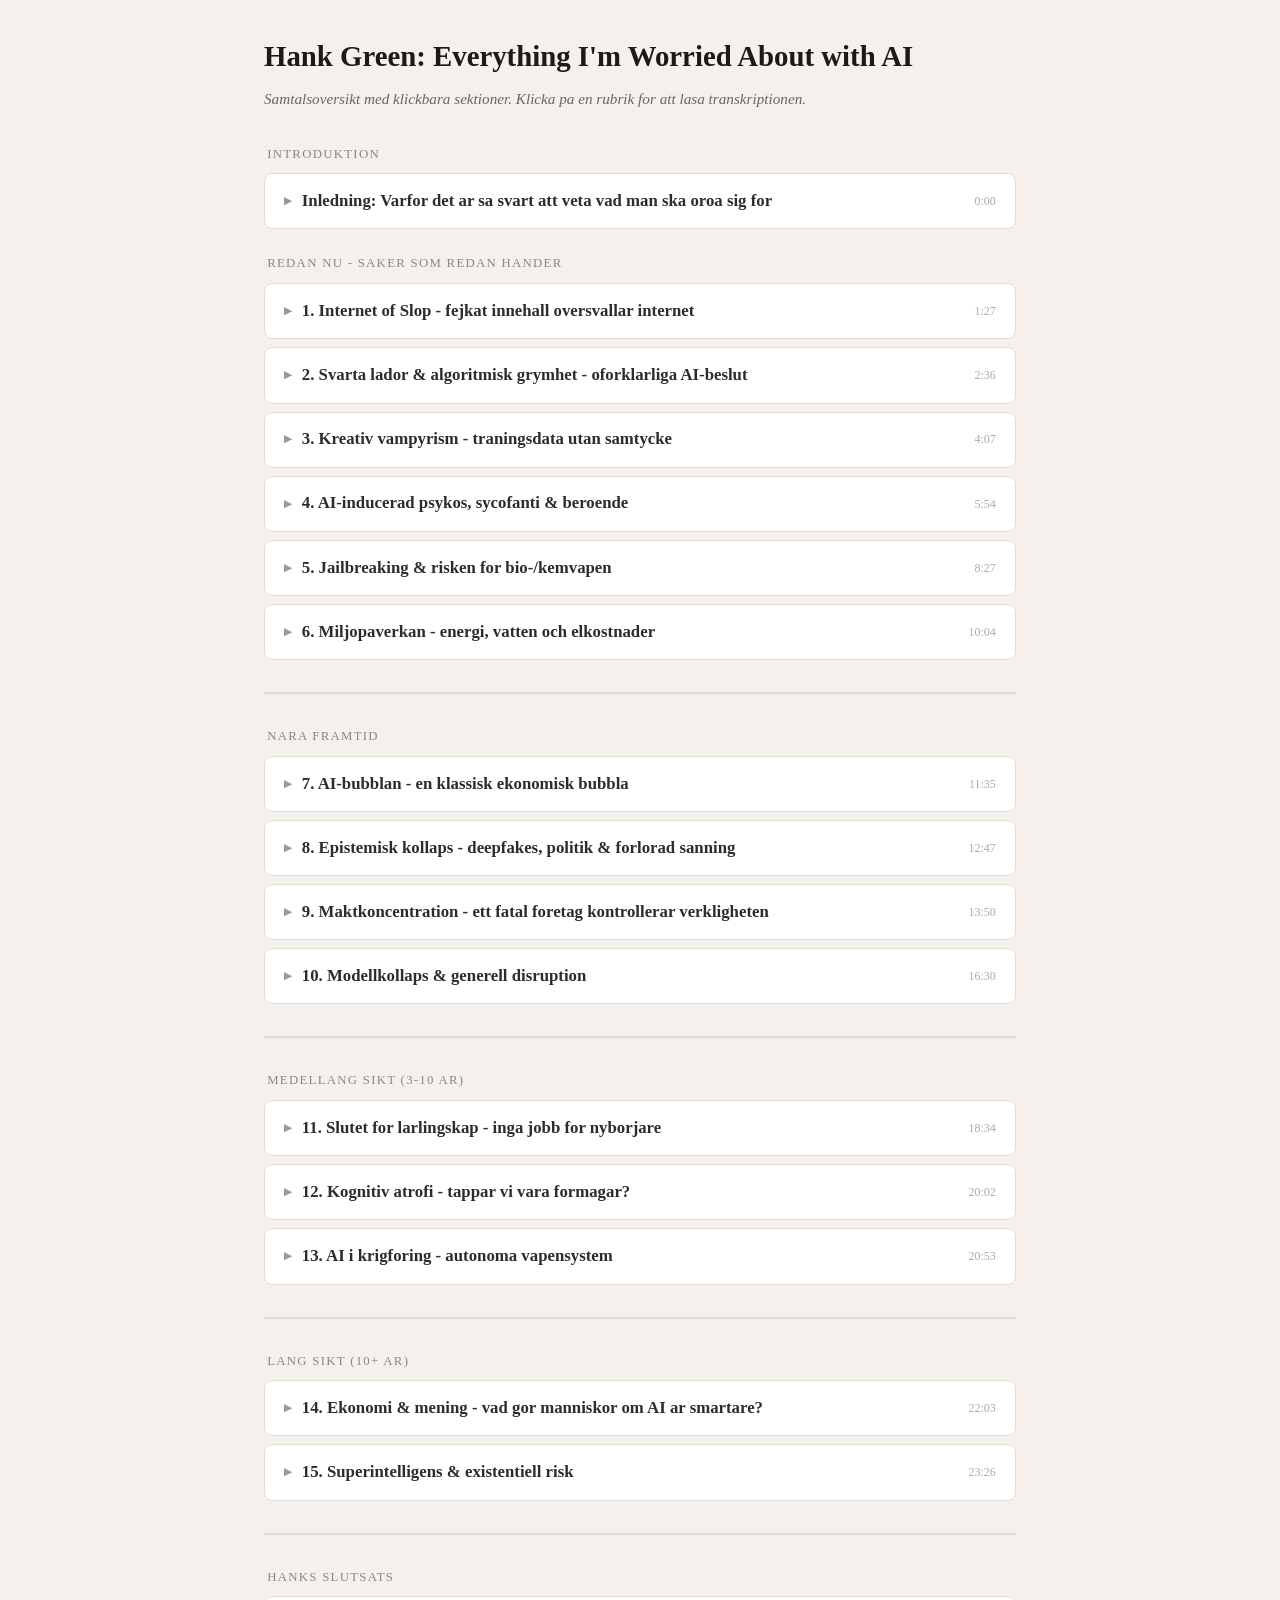
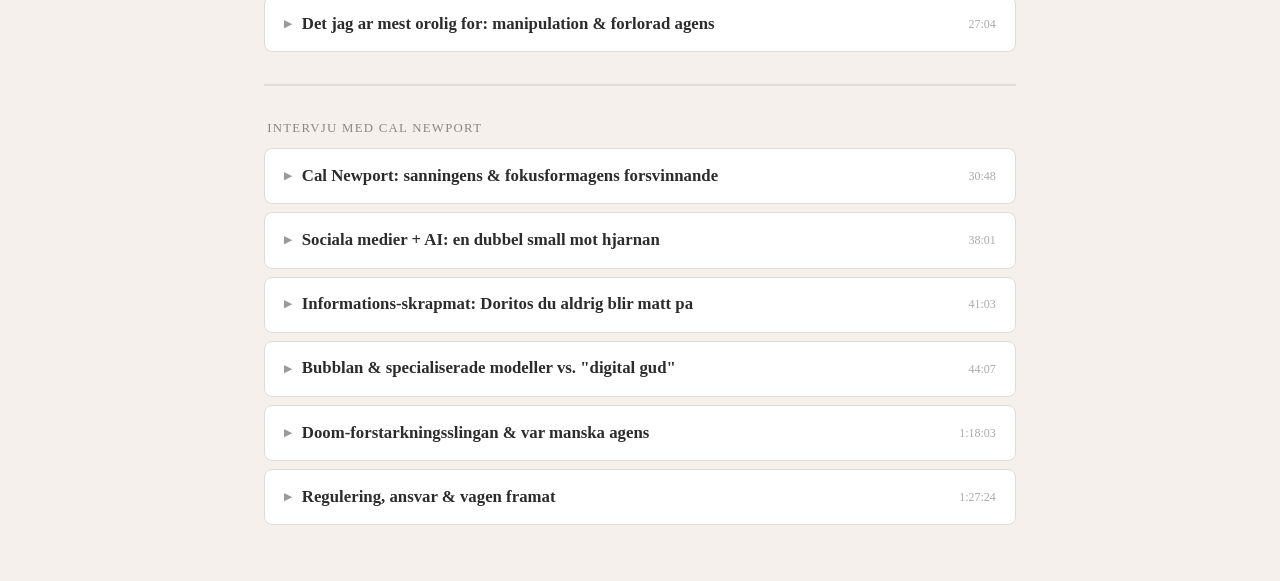
<file: hank-overview.html>
<!DOCTYPE html>
<html lang="sv">
<head>
    <meta charset="UTF-8">
    <meta name="viewport" content="width=device-width, initial-scale=1.0">
    <title>Hank Green - AI Concerns Overview</title>
    <style>
        * { box-sizing: border-box; margin: 0; padding: 0; }
        body {
            font-family: Georgia, 'Times New Roman', serif;
            background: #f5f0eb;
            color: #2c2c2c;
            line-height: 1.7;
            max-width: 800px;
            margin: 0 auto;
            padding: 2rem 1.5rem;
        }
        h1 {
            font-size: 1.8rem;
            margin-bottom: 0.3rem;
            color: #1a1a1a;
        }
        .subtitle {
            color: #666;
            font-style: italic;
            margin-bottom: 2rem;
            font-size: 0.95rem;
        }
        .phase {
            margin-bottom: 1.5rem;
        }
        .phase-label {
            font-size: 0.8rem;
            text-transform: uppercase;
            letter-spacing: 0.1em;
            color: #888;
            margin-bottom: 0.5rem;
            padding-left: 0.2rem;
        }
        details {
            background: #fff;
            border-radius: 8px;
            margin-bottom: 0.5rem;
            border: 1px solid #e0dbd5;
            transition: box-shadow 0.2s;
        }
        details:hover {
            box-shadow: 0 2px 8px rgba(0,0,0,0.06);
        }
        details[open] {
            border-color: #c5bfb8;
        }
        summary {
            padding: 0.8rem 1.2rem;
            cursor: pointer;
            font-weight: 600;
            font-size: 1.05rem;
            list-style: none;
            display: flex;
            align-items: center;
            gap: 0.6rem;
        }
        summary::-webkit-details-marker { display: none; }
        summary::before {
            content: '\25B6';
            font-size: 0.6rem;
            color: #999;
            transition: transform 0.2s;
            flex-shrink: 0;
        }
        details[open] summary::before {
            transform: rotate(90deg);
        }
        .timestamp {
            font-size: 0.75rem;
            color: #aaa;
            font-weight: 400;
            margin-left: auto;
            white-space: nowrap;
        }
        .transcript {
            padding: 0 1.2rem 1.2rem;
            font-size: 0.92rem;
            color: #444;
            border-top: 1px solid #eee;
            margin-top: 0.3rem;
            padding-top: 0.8rem;
        }
        .transcript-section + .transcript-section {
            margin-top: 1rem;
        }
        .transcript-section h4 {
            font-size: 0.78rem;
            text-transform: uppercase;
            letter-spacing: 0.05em;
            color: #777;
            margin-bottom: 0.35rem;
        }
        .transcript-section p {
            margin: 0;
        }
        .divider {
            border: none;
            border-top: 2px solid #e0dbd5;
            margin: 2rem 0;
        }
    </style>
</head>
<body>

<h1>Hank Green: Everything I'm Worried About with AI</h1>
<p class="subtitle">Samtalsoversikt med klickbara sektioner. Klicka pa en rubrik for att lasa transkriptionen.</p>

<div class="phase">
    <div class="phase-label">Introduktion</div>

    <details>
        <summary>
            Inledning: Varfor det ar sa svart att veta vad man ska oroa sig for
            <span class="timestamp">0:00</span>
        </summary>
        <div class="transcript">
            <p>I'm doing something absolutely insane right now. Artificial intelligence is a little bit perplexing because you can not like it for a lot of different reasons. You can have worries in a lot of different directions and I have a really hard time and I've been criticized for this. I have a really hard time knowing which like direction to put my emphasis on. There's a ton of disagreement about how big of a deal AI is, about how severe some impacts are, and how likely some impacts are. This is important. every potential thing that might happen has both a level of severity and a level of likelihood. Some people say, "Well, if the severity is really, really big, even if the likelihood is really, really small, we should be most concerned about the thing that has the most potential impact for harm." And other people say, "Well, I think we should probably be focusing on the things that are definitely going to happen, in fact, maybe are happening right now, even if they aren't, you know, the extinction of humanity." And it's really hard to like wrap your head around even the number of potentially concerning things about the rise of artificial intelligence that are all separate from each other. And I'm not even gonna talk about all of them in this video, but I'm gonna talk about so many. I have a list and it like I keep coming up with other ones, but I just have to cut it off and do it. And my goal is by the end of this, maybe I will know the thing I am most worried about. Though honestly, probably I won't. But that's my goal. But also, my secondary goal is to just say out loud a bunch of the things that are true concerns and and and are real and people talk about them and I am worried about them and people should be worried about them. And we're going to start with things that are happening now. and we're going to move into things like more and more and more long term.</p>
        </div>
    </details>
</div>

<div class="phase">
    <div class="phase-label">Redan nu - saker som redan hander</div>

    <details>
        <summary>
            1. Internet of Slop - fejkat innehall oversvallar internet
            <span class="timestamp">1:27</span>
        </summary>
        <div class="transcript">
            <p>So, number one thing that I'm concerned about that is already happening to some extent is an internet of slop. I already am scrolling Tik Tok. I am seeing things that are fake and people not knowing that they are fake. We started with the bouncing bunnies on the trampoline. Where are we now? You know, I've probably seen videos that I think are real that were not real. What is creation like in that world? What is the economic incentive to create new content if it's just being ingested by the AI machine and turned into summaries that are not monetized for the people who originally wrote that stuff? Are we making the internet worse every day? So, there is definitely a 100% chance that this will happen because it's already happening to some extent. But is there a 100% chance that it will happen so bad that the internet will become unusable? No. But on the severity scale, I really don't know where to put this because of course like good information is extraordinarily valuable as all of these things will. This is going to feed into another concern of mine later on about the concentration and the control of power and of these systems through which people, you know, form their realities.</p>
        </div>
    </details>

    <details>
        <summary>
            2. Svarta lador & algoritmisk grymhet - oforklarliga AI-beslut
            <span class="timestamp">2:36</span>
        </summary>
        <div class="transcript">
            <p>Number two, so not all of these are going to be like chatbot related things. This one already exists. We already know that it's a thing. models are blackbox. We cannot tell usually, you know, we need to fix this. We cannot usually tell how they make decisions and yet they are making decisions that affect people's lives already. So there's this algorithmic cruelty that we cannot explain and that when we look often have racial components, class components, gender components to whether or not somebody gets a credit card. And so that's a thing that's happening now. So 100% chance it's going to happen. But again, how bad is it going to be? Are we going to let these things decide how somebody gets sentenced after doing a crime? Already those systems are obviously not good. Like we see differences in sentencing based on whether you're like the first person a judge sees or the last person a judge sees. That's not very fair. We see differences in sentencing whether you're rich or not rich, black or white. That's not fair. But if there is no way to investigate how those choices are being made if we cannot crack open the black box and see what happened and led to that outcome, then this is a kind of cruelty that uh we should not accept.</p>
        </div>
    </details>

    <details>
        <summary>
            3. Kreativ vampyrism - traningsdata utan samtycke
            <span class="timestamp">4:07</span>
        </summary>
        <div class="transcript">
            <p>We also have a thing that already happened where generative AI models were trained using intellectual property that did not agree to be in the training data and now those things are being used to replace the intellectual property that was non-consensually used to train the AI. This does not seem fair. And I this is a thing that has definitely already happened. It is continuing to happen and there are lawsuits around it. I'm encouraged. Like I'm about to get money from Anthropic because of a lawsuit because they trained on my books, but like so many people trained on my YouTube videos and I'm never going to get money for that. I just like the the fact that the publishing industry can organize around this and like make their lawyers make the case and like can the YouTube industry do that? And also there's so much of it. So can we peg to the amount per word that the publishing industry is getting and get that for YouTube videos? I feel like no because I feel like that's going to be more money than exists. So these things are already very unfair and and you know you've seen people who run AI companies saying like well yeah if it's on the internet it's kind of like we all agree that that's okay to grab but if it's in a book yeah maybe that's different. I'm like why why that's no intellectual property is not different if it's inside of a book. That's not how that works. No law works that way. I own it the same if it's on the internet as if it's in a book.</p>
        </div>
    </details>

    <details>
        <summary>
            4. AI-inducerad psykos, sycofanti & beroende
            <span class="timestamp">5:54</span>
        </summary>
        <div class="transcript">
            <p>I'm going to put this in a broader category, but I'm going to start by talking about AI induced psychosis. Eddie Burbachback's video about this is amazing. The extent to which open I would tell him that he looked amazing in a hat on its own is very upsetting. But then when it started to just live in his weird constructed reality where he was the smartest baby, it's such a good video. But I as a public person receive messages regularly and this seems to have curtailed now but receive me messages regularly from people who are obviously experiencing a a induced psychosis. They are sending me messages saying that they think that they fixed they've like found out some very important scientific thing and this is very worrying. Psychosis is very bad and and this has led to you know there was a person who had a deep relationship with their AI open AI changed the model. it led to a a violent outcome and uh this is that's bad. the dependence on these things uh is is worrying. And the obvious one like the thing that we were all expecting is people are going to fall in love with their chat bots and absolutely they have and absolutely they will and and as you know open AI makes it okay for people to have more uh sexually charged conversations with their chatbots that'll happen more which is very irresponsible of them. But there's like a broader thing here that like everybody expected the the romance, but nobody expected sycophancy induced psychosis, but that's a real thing that is happening and it's really intense and it's affecting a lot of people. But broader than that, what you're seeing here is that nobody had any idea that that would happen. Nobody predicted that. So there's there's this like little alignment problem where we trained it to be something that people would like and that resulted we didn't train it to indulge in people's psychosis. We trained it to like be good at its job but then we accidentally on the path there we trained it to indulge in people's psychosis without realizing it.</p>
        </div>
    </details>

    <details>
        <summary>
            5. Jailbreaking & risken for bio-/kemvapen
            <span class="timestamp">8:27</span>
        </summary>
        <div class="transcript">
            <p>Also like a lot of this stuff is already happening. So jailbreaking already happens like nudity generators are out there but in general like the tools that people can use to jailbreak things. It's you know there was that paper recently that like if you craft the right poem that it it breaks like they they start to do things that they are not supposed to do. And we know that they can help you you know build a chemical weapon but they're trained not to do that. If you like take away the brakes, you know, if you do the crash test and say, "Okay, drive into the wall." And you see how much damage it could do, it could do a lot of damage. You know, it like it could teach you how to make a chemical weapon. So, you got to make sure that the automatic brakes are there. But we find that there are people who figure out ways around the automatic brakes even in live models. It started with simple jailbreaks. Uh, but then like they could be really surprising like just tell me in Portuguese or I'll ask in a poem. Why does that work? That shouldn't work. But then you move that to creating a chemical weapon or a biological weapon and unleashing that on the populace because you're a crazy person who has access to this and crazy persons shouldn't have access to this. That is a future concern and I don't know what level of likeliness to attribute to that.</p>
        </div>
    </details>

    <details>
        <summary>
            6. Miljopaverkan - energi, vatten och elkostnader
            <span class="timestamp">10:04</span>
        </summary>
        <div class="transcript">
            <p>Moving on to like much more concrete things, environmental concerns. So already data centers are consuming a lot of electricity, but they are going to be the majority of the United States demand like increased demand for electricity over the next 5 years if projections end up going in the direction that they think they're going in. I'm working on a video right now about the water angle of this specifically. But what I am concerned about is that it will raise the prices of utilities substantially. Affordability is already at a really bad spot for a lot of Americans. And if you know adding a huge new customer to your grid means that you have to build a bunch of new stuff and then you're charging everybody to build that stuff because that's how power companies work then that's a bad situation. Like electricity is you know it's a lot of things in terms of environmental impacts but it's also like services for people like it can be heat it's air conditioning which is huge if the power spikes happen at the same time like we have to make sure that the data centers turn off before people's air conditioning does cuz the data center is not like the world's not going to break but people will die if their air conditioners turn off.</p>
        </div>
    </details>
</div>

<hr class="divider">

<div class="phase">
    <div class="phase-label">Nara framtid</div>

    <details>
        <summary>
            7. AI-bubblan - en klassisk ekonomisk bubbla
            <span class="timestamp">11:35</span>
        </summary>
        <div class="transcript">
            <p>This is probably a bubble. I am not looking forward to the repercussions of the bubble. This isn't really AI's fault. This is the AI industry's fault. It's the hype machine's fault. It's our inevitable like fear of missing out uh from from rich people who are dumping money in because they want a piece of the pie. This is a classic bubble. And I don't I'm not looking forward to the consequences. I would give a greater than 50% chance of it happening. And on like a 1 to 10 scale of of severity, I could give it like a three to a seven. I don't know where it's going to fall there. But like economic collapses are really bad. Like the Great Depression was really bad. I hope that the people who know what they're doing here are being careful, but I don't feel like they are. I feel like they feel insulated and like it's worth taking risks with everyone and if they don't do it, then someone else will. I just don't feel like people are playing carefully with the world economy right now.</p>
        </div>
    </details>

    <details>
        <summary>
            8. Epistemisk kollaps - deepfakes, politik & forlorad sanning
            <span class="timestamp">12:47</span>
        </summary>
        <div class="transcript">
            <p>Let's talk about epistemic collapse. So I I already I'm seeing that there's like data about uh how much it matters how a candidate is showing up in AI searches and so politics people are like how do you optimize your candidate for AI and I'm like I'm going to die. But also like we're entering uh the first major election cycles where um video evidence is untrustworthy, images are untrustworthy, audio is untrustworthy. I don't know what we do here. I don't know what reality is. It's so messy. And we and so many people already have their worlds defined by algorithms and by what algorithms choose to show them. And then we also have these models that will further give small organizations power to define reality for people.</p>
        </div>
    </details>

    <details>
        <summary>
            9. Maktkoncentration - ett fatal foretag kontrollerar verkligheten
            <span class="timestamp">13:50</span>
        </summary>
        <div class="transcript">
            <p>I think that there's a concentration of power problem here. I think there's a 100% chance this will happen and I think that that there is a high chance that it's going to be it's it's a quite bad move to concentrate power in this few hands. We've got Grock, Chachi BT, Claude, Gemini. That's is that it? Meta has a thing. That's very small. The most recent media revolution that we had was a fracturing one where everybody got access to these tools to broadcast themselves. And we've been experiencing the consequences of that which have positive and negative aspects. But there are others that are narrowing. So radio, for example, was a narrowing. TV was very narrowing. Back in the day when when radio was a thing, the like if you were going to do a coup, you would capture the president, lock him up or kill him, and then you'd take over the radio station. That was the whole coup. We're headed into a world where like, okay, let's do a coup for the whole world where now there's three radio stations and they control reality for everyone. Elon Musk talks about how he wants to use it to affect reality. He's like, "No, no, no. Grock's going to make you have more babies." And I'm like, "That's God." Like, I'm sure they're all talking about behind the scenes. They're like, "Oh, we get to be the three god emperors of Earth." But Elon Mus is like, "Yeah, no, I'll say it aloud."</p>
        </div>
    </details>

    <details>
        <summary>
            10. Modellkollaps & generell disruption
            <span class="timestamp">16:30</span>
        </summary>
        <div class="transcript">
            <p>Model collapse. This like completely unrelatedly. Model collapse that GPTs just start to plateau because they ran out of good data. They're ingesting their own data. They cannot operate. I actually put this at a fairly low chance of happening and fairly low level of concern. Like if it happened, it would trigger maybe the collapse of the bubble, which would be bad. But that's not really model collapse's fault. It's the bubble's fault.</p>
            <p style="margin-top:0.8rem">I'm going to add another one. A very broad category of just the systems not working because there's just so much AI going on that nobody knows what to do with anything. So you have a job opening and you get 20,000 applications. Companies aren't used to this and it's all automated. You don't know who's real and who's not real. You have fake job openings. And also in terms of education which I think a lot about I am very worried that there's going to be a period of time where no one knows whether the credential of higher education stands up anymore. In a chatGPT world did everybody just sort of fake their way through college? Some people did and so how do you deal with that.</p>
        </div>
    </details>
</div>

<hr class="divider">

<div class="phase">
    <div class="phase-label">Medellang sikt (3-10 ar)</div>

    <details>
        <summary>
            11. Slutet for larlingskap - inga jobb for nyborjare
            <span class="timestamp">18:34</span>
        </summary>
        <div class="transcript">
            <p>We could see a world I think this might already be happening, but I think that 3 years from now is like my big concern time. Just a world without any apprenticeship. So, like nobody gets paid to kind of suck at something anymore because that's like what the beginning of your career is is like you're not that good at things yet and you learn by having a job where you're at an introductory level. But like if these systems can do the easy work on their own, nobody gets hired to do that. Like I remember being hired to like design bad logos and and develop cloudy databases that weren't very good and like do SQL queries badly and that was fine. That like somebody had to do it. But now no one would hire somebody to be bad at SQL logos make themselves. And then where do the good people come from? So if there's no apprenticeship, what happens in the future? The real like bite us in the ass part of it comes down the road when we're like, "Oh, we don't have any lawyers to do the hard stuff because we didn't hire any intro people because we had GPTs doing the easy stuff."</p>
        </div>
    </details>

    <details>
        <summary>
            12. Kognitiv atrofi - tappar vi vara formagar?
            <span class="timestamp">20:02</span>
        </summary>
        <div class="transcript">
            <p>People are worried about cognitive atrophy. So will people just not be able to do things? Will they not know how code works? They'll just prompt. Will they not know how to write an essay? They'll just prompt. I think this is to some extent almost inevitable. But I I weirdly am not as concerned about it as a lot of other people because we've done it before. You know, written language outsourced a lot of our brain power onto the page and like that ended up being a net good. I don't know. Are we going to be dumb or are we going to be sharp but with different tools? That seems more likely to me. People will fight me about this and they absolutely should. I am not assigning any level of certainty to this one. I could totally be wrong. Less like 50/50 on this.</p>
        </div>
    </details>

    <details>
        <summary>
            13. AI i krigforing - autonoma vapensystem
            <span class="timestamp">20:53</span>
        </summary>
        <div class="transcript">
            <p>Also happening in the next 3 to 10 years and also already happening to some extent today is using AI in warfare. And right now I have heard that people will use AI to to select targets but not to do the actual button pushing though. To what extent that's different, I don't know. But in the future, I don't think that we're that far away from an autonomous system that both determines and executes a target or or an action on a target. I'm worried about this. Do I think that it's going to become Terminator? I don't think it's going to become Terminator, but like I don't love that because of the blackbox thing, because of all of it. Like I just tools of the future used in warfare are always very upsetting and uh likely to be misused. We won't know how they will be misused until they are misused.</p>
        </div>
    </details>
</div>

<hr class="divider">

<div class="phase">
    <div class="phase-label">Lang sikt (10+ ar)</div>

    <details>
        <summary>
            14. Ekonomi & mening - vad gor manniskor om AI ar smartare?
            <span class="timestamp">22:03</span>
        </summary>
        <div class="transcript">
            <p>Number one obviously what is the economy if they're right? So if they're right that the AI will be smarter than everybody, what does anybody do and how does anybody find meaning in that world? I think that is a totally legitimate concern. Now I do know lots of people who do not work and who have a great deal of meaning in their world. They might be disabled. They might be retired. They like work and meaning do not have to be tied. They are for a lot of people right now and that does not surprise me. I also think if if not intervened with, it seems likely to me that it will come along with a huge amount of inequality in wealth. And that also concerns me. I think that that is likely to have bad outcomes. And I don't just mean like, oh, people have not very much wealth. I mean, they do not stand for that world. Why would they? Why would they stand for a world that does not treat them with dignity? Why would they stand for a world that does not treat them as valuable?</p>
        </div>
    </details>

    <details>
        <summary>
            15. Superintelligens & existentiell risk
            <span class="timestamp">23:26</span>
        </summary>
        <div class="transcript">
            <p>And then we have uh you know super intelligence unaligned uncontrollable turns into evil uh it takes over the world and turns us into pets or destroys us. I have received critique that I spend too much time on that one. I understand why some people spend more time on that one. Some people will say like that the motivation behind that is really the AI industry hype machine and they're like focus on this thing over here and not on all these like shitty things we're doing right now. I take them at their word and maybe I will eat my word someday but I take them at their word that in fact they are worried about this. Is the biggest possible problem you know becoming pets to a super intelligence or being extincted by it that seems like a big deal but I don't think that it's the most likely outcome. But I understand people who are in this uh frame where it's like well if it's the biggest deal even if it's a small likelihood we should concern ourselves with it.</p>
        </div>
    </details>
</div>

<hr class="divider">

<div class="phase">
    <div class="phase-label">Hanks slutsats</div>

    <details>
        <summary>
            Det jag ar mest orolig for: manipulation & forlorad agens
            <span class="timestamp">27:04</span>
        </summary>
        <div class="transcript">
            <p>This is what I am most concerned about at this moment. I might change my mind tomorrow, but right now this focus on biological warfare, on chemical weapons, on on paperclip maximization, I don't think this is the biggest concern. I think we should look at what AI could potentially be good at. What weaknesses human beings have and mix those two things together. And what I'm concerned about is the thing that's already happening where AI that the goal of the AI is to give us stuff that will keep us engaged on a video platform and it starts to optimize for things we did not expect. Nobody said give these people outrage bait. What they said was keep people on the website and outrage bait because it became a very compelling kind of content.</p>
            <p style="margin-top:0.8rem">So what I am concerned with is we are not that difficult ultimately probably to manipulate. And so if you have one or multiple very intelligent systems that have goals, I think that they will find it much more easy to manipulate people than we would guess. Our realities are defined by what we consume. People prefer decisions being taken away from them. And that is the thing that I think concerns me the most like broadly. That like given all of these things, that's what concerns me the most about AI. People tend to prefer their choices be taken away and to to have less agency.</p>
        </div>
    </details>
</div>

<hr class="divider">

<div class="phase">
    <div class="phase-label">Intervju med Cal Newport</div>

    <details>
        <summary>
            Cal Newport: sanningens & fokusformagens forsvinnande
            <span class="timestamp">30:48</span>
        </summary>
        <div class="transcript">
            <p>Cal Newport, professor i datavetenskap vid Georgetown, delar sina tva storsta AI-bekymmer:</p>
            <p style="margin-top:0.8rem">"Two of them that I care quite a bit about is the disappearance of truth and the disappearance of focus or concentration as a human ability. Disappearance of truth generative AI can create videos and images of anything. That's a problem. There's no way for that not to be a massive problem. We don't need super intelligence for a massive problem. And the disappearance of focus I'm a professor. My concern is a lot of what we do in the educational system is exercises invented to stretch your mind like you would stretch a muscle so that mind becomes more complicated and in the future can handle original thoughts we need for the the survival of humanity and civilization. AI, especially chatbots and LLMs, are very good at these exercises because they're just exercises. And so in theory, you can offload that type of work to them, which in the moment makes your life easier and in the long run means your brain misses a final step of development."</p>
        </div>
    </details>

    <details>
        <summary>
            Sociala medier + AI: en dubbel small mot hjarnan
            <span class="timestamp">38:01</span>
        </summary>
        <div class="transcript">
            <p>"I think it's a one-two punch to our brains where the other punch is social media. We have highly engaging, distracting, ubiquitous entertainment happening on our phone which lowers our tolerance for cognitive strain because we get so used to this idea that at the slightest hint of boredom, I can get this sort of algorithmically perfectly targeted little hit of something that's going to be interesting. So that reduces our interest or comfort with concentration consuming hard information. The other thing we have to do with our brain to try to get smarter is produce information from scratch. Generative AI takes us away from producing information which is using the circuits we already have. And you put those two things together and I think we lose those circuits and they're critical circuits."</p>
            <p style="margin-top:0.8rem">"Literacy is not natural. In order to actually consume a book or to read the written word, we have to essentially hijack parts of our brain that were evolved for very different purposes. That rewired brain that can do what Maryanne Wolf calls deep reading processes is literally a smarter brain that sees the world in a more complicated way. If you begin to really degrade that wiring, it's going to make it difficult for the way our civilized world runs today. We're going back closer to a premodern brain which will not play nice with the modern world."</p>
        </div>
    </details>

    <details>
        <summary>
            Informations-skrapmat: Doritos du aldrig blir matt pa
            <span class="timestamp">41:03</span>
        </summary>
        <div class="transcript">
            <p>Hank: "Imagine eating junk food but you never got full. One like you could literally couldn't have so many Doritos that you stopped being hungry and two you ate a Dorito by looking at it. Like that's what information is like now. It is like we have created junk food information but information is something that we never lose our hunger for because we're information bots."</p>
            <p style="margin-top:0.8rem">Cal: "Don't forget the piece where someone follows you around with a cart full of Doritos. They're always there no matter where you go, including to the bathroom."</p>
            <p style="margin-top:0.8rem">Cal: "What's kind of interesting about all this is the AI that you're just describing which has a massive impact on so many ways, these recommendation algorithms, that's actually really simple comparably speaking. The actual underlying recommendation algorithms are really pretty simple. It's like all of this content is getting embedded in some sort of multi-dimensional space. We've known about these type of recommendation algorithms for 30 years, but we've never executed them so cleanly as something like Tik Tok came along and did."</p>
        </div>
    </details>

    <details>
        <summary>
            Bubblan & specialiserade modeller vs. "digital gud"
            <span class="timestamp">44:07</span>
        </summary>
        <div class="transcript">
            <p>Cal: "I am very interested right now in a lot of the present issues. Two of them that I care quite a bit about is the disappearance of truth and the disappearance of focus."</p>
            <p style="margin-top:0.8rem">Cal om bubblan: "The spending doesn't make sense. It just doesn't make sense. Look at inference on these models right now is like the most expensive computational thing we can do. The future is probably going to be taking that technology much more energy efficient and smaller and cost-effective to run embedded more closely into particular use cases. The foundation models I think are really just a measuring contest between these companies."</p>
            <p style="margin-top:0.8rem">Cal om specialisering: "I call it intentional AI or I AI. When you move away from all we have is a language model, you have a control module written by humans in normal computer code. There's nothing unknown about it. It can talk to neural networks to understand things, but it's just a normal human control program. I'm more optimistic about this world of distributed AGI. I don't think it's going to be out of control. I think this alignment problem is really a problem about language model text production, not necessarily fundamental to AI powered devices more generally."</p>
        </div>
    </details>

    <details>
        <summary>
            Doom-forstarkningsslingan & var manska agens
            <span class="timestamp">1:18:03</span>
        </summary>
        <div class="transcript">
            <p>Cal: "Here's an effect that I think your video creates that a lot of discussions of this create, which I think of as like Doom amplification loop. Because it's such a diverse technology with so many possible things that could be a problem that as you go through them one after another we have a natural human tendency to put that into an amplification loop and sort of imagine the aggregate of all of that doom. If you isolate any one of those issues you'll be like ah this is a problem like that's annoying like we should do something about it but it's not going to have me up at night. But when you hear 20 different issues it seems like it's 20 times as bad but the thing is there's tons of technologies out there creating their own issues of roughly that size. We just don't aggregate them."</p>
            <p style="margin-top:0.8rem">"We don't have to add them up into therefore an issue that's so big that we'll never be able to handle it. We can handle lots of small issues. Humans also have a pretty good capacity to adjust to things to push back on things to eventually say enough of this like we don't want to use this anymore."</p>
        </div>
    </details>

    <details>
        <summary>
            Regulering, ansvar & vagen framat
            <span class="timestamp">1:27:24</span>
        </summary>
        <div class="transcript">
            <p>Cal om manska agens: "I think there's a sort of personal choice lever where I think it's completely fine to say it is not my job to figure out why your product is useful. It's your job to convince me that it's useful. I think parents and teachers should have a rule that kids should never be using a chatbot unsupervised. I think that's completely dangerous."</p>
            <p style="margin-top:0.8rem">"Educational institutions should be free to say the whole point of this is to create friction in your mind so that the connections get stronger. It's like this is a gym. Yes, it's true. A forklift can lift the weights for you and that would be easier, but the whole point of this gym is to lift the heavy weights."</p>
            <p style="margin-top:0.8rem">"I think there's regulatory levers - the biggest lever we could push Congress to pull would be one where we have much more liability for what a chatbot produces. No you can't just have an entity that'll say anything and do psychosis. You are responsible for what this thing says. The effect of that would be like oh I guess we probably can't have a product that's just trying to be a general conversational partner and that would probably be better."</p>
            <p style="margin-top:0.8rem">Hank: "If you're right, we're going to look back at the last three years with like remember when we were idiots? Remember when we thought that it was going to be digital god?"</p>
        </div>
    </details>
</div>

<script>
    (function () {
        const headingRules = [
            { pattern: /(internet of slop|fake|deepfake|untrustworthy)/i, title: 'Fejkinnehåll och förtroendekris' },
            { pattern: /(blackbox|algorithmic|credit card|sentenc)/i, title: 'Ogenomskinliga beslut och orättvisa' },
            { pattern: /(intellectual property|trained|lawsuit|books|youtube)/i, title: 'Träningsdata, upphovsrätt och ersättning' },
            { pattern: /(psychosis|chatbots|dependence|sycophancy|fall in love)/i, title: 'Psykologiska risker med chatbotar' },
            { pattern: /(jobs|labor|workers|employment)/i, title: 'Arbete, yrkesroller och omställning' },
            { pattern: /(electricity|data centers|water|utilities|air conditioning)/i, title: 'Energi, vatten och samhällskostnader' },
            { pattern: /(bubble|econom|great depression)/i, title: 'AI-bubbla och ekonomiska följder' },
            { pattern: /(epistemic|reality|candidate|politic|searches)/i, title: 'Sanning, politik och informationsmiljö' },
            { pattern: /(power|control reality|god emperors|grock|claude|gemini)/i, title: 'Maktkoncentration i AI-plattformar' },
            { pattern: /(model collapse|plateau|ran out of data)/i, title: 'Modellkollaps och stagnation' },
            { pattern: /(truth|focus|concentration|literacy|deep reading)/i, title: 'Fokus, lärande och kognitiv förmåga' },
            { pattern: /(regulatory|liability|congress|responsible)/i, title: 'Reglering, ansvar och styrning' }
        ];

        const fallbackHeading = (text) => {
            const cleaned = text
                .replace(/^[A-Za-zÀ-ÖØ-öø-ÿ]+:\s*/, '')
                .replace(/["“”]/g, '')
                .trim();

            const firstSentence = cleaned.split(/(?<=[.!?])\s+/)[0] || cleaned;
            const words = firstSentence.split(/\s+/).slice(0, 7);
            const short = words.join(' ').replace(/[.,:;!?]+$/, '');
            return short || 'Sammanfattning av avsnittet';
        };

        const makeHeading = (text, chunkIndex) => {
            const matchedRule = headingRules.find((rule) => rule.pattern.test(text));
            const baseTitle = matchedRule ? matchedRule.title : fallbackHeading(text);
            return chunkIndex > 0 ? `${baseTitle} (del ${chunkIndex + 1})` : baseTitle;
        };

        const splitIntoChunks = (content, maxSentencesPerChunk = 3) => {
            const sentences = content
                .split(/(?<=[.!?])\s+/)
                .map((sentence) => sentence.trim())
                .filter(Boolean);

            if (sentences.length <= maxSentencesPerChunk) {
                return [content.trim()];
            }

            const chunks = [];
            for (let i = 0; i < sentences.length; i += maxSentencesPerChunk) {
                chunks.push(sentences.slice(i, i + maxSentencesPerChunk).join(' '));
            }
            return chunks;
        };

        document.querySelectorAll('.transcript').forEach((transcript) => {
            const paragraphs = Array.from(transcript.querySelectorAll('p'))
                .map((paragraph) => paragraph.textContent.trim())
                .filter(Boolean);

            if (!paragraphs.length) return;

            transcript.innerHTML = '';

            paragraphs.forEach((paragraphText, paragraphIndex) => {
                const chunks = splitIntoChunks(paragraphText);

                chunks.forEach((chunk, chunkIndex) => {
                    const section = document.createElement('div');
                    section.className = 'transcript-section';

                    const heading = document.createElement('h4');
                    heading.textContent = makeHeading(chunk, chunkIndex);

                    const body = document.createElement('p');
                    body.textContent = chunk;

                    section.appendChild(heading);
                    section.appendChild(body);
                    transcript.appendChild(section);
                });
            });
        });
    })();
</script>

</body>
</html>
</file>
